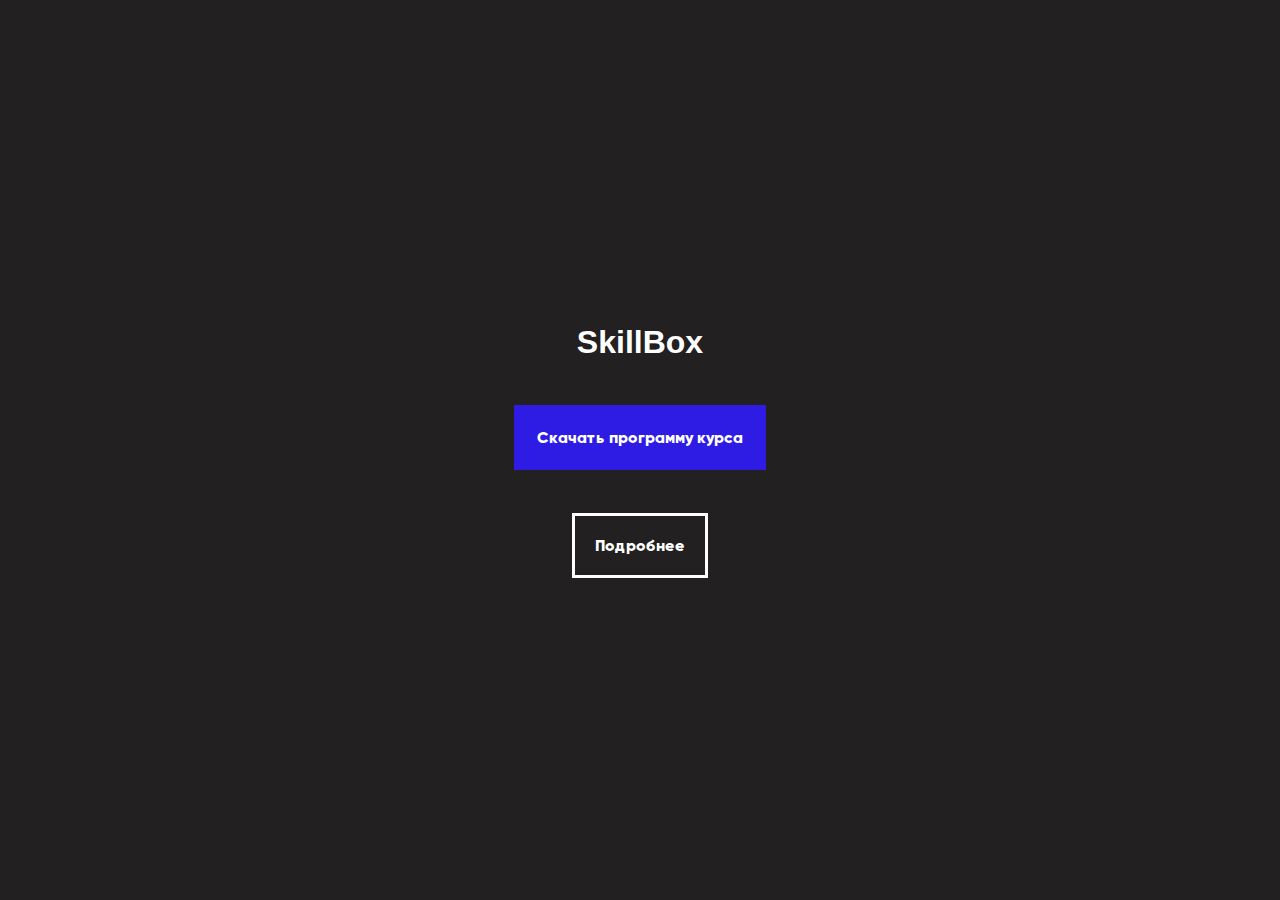
<file: index.html>
<!DOCTYPE html>
<html lang="ru">
  <head>
    <meta charset="utf-8">
    <title>SkillBox</title>
    <link rel="stylesheet" href="/css/style.css">
  </head>
  <body>
    <div class="main-content">
      <h1><a href="#" class="logo">SkillBox</a></h1>
    <div>
      <h4 ><a href="/skillbox.docx" download class="dowload-programm">Скачать программу курса</a> </h4>
    </div>
    <div>
      <h4 ><a href="/program.html" class="learn-more">Подробнее</a></h4>
    </div>
  </div>
  </body>



</html>
</file>
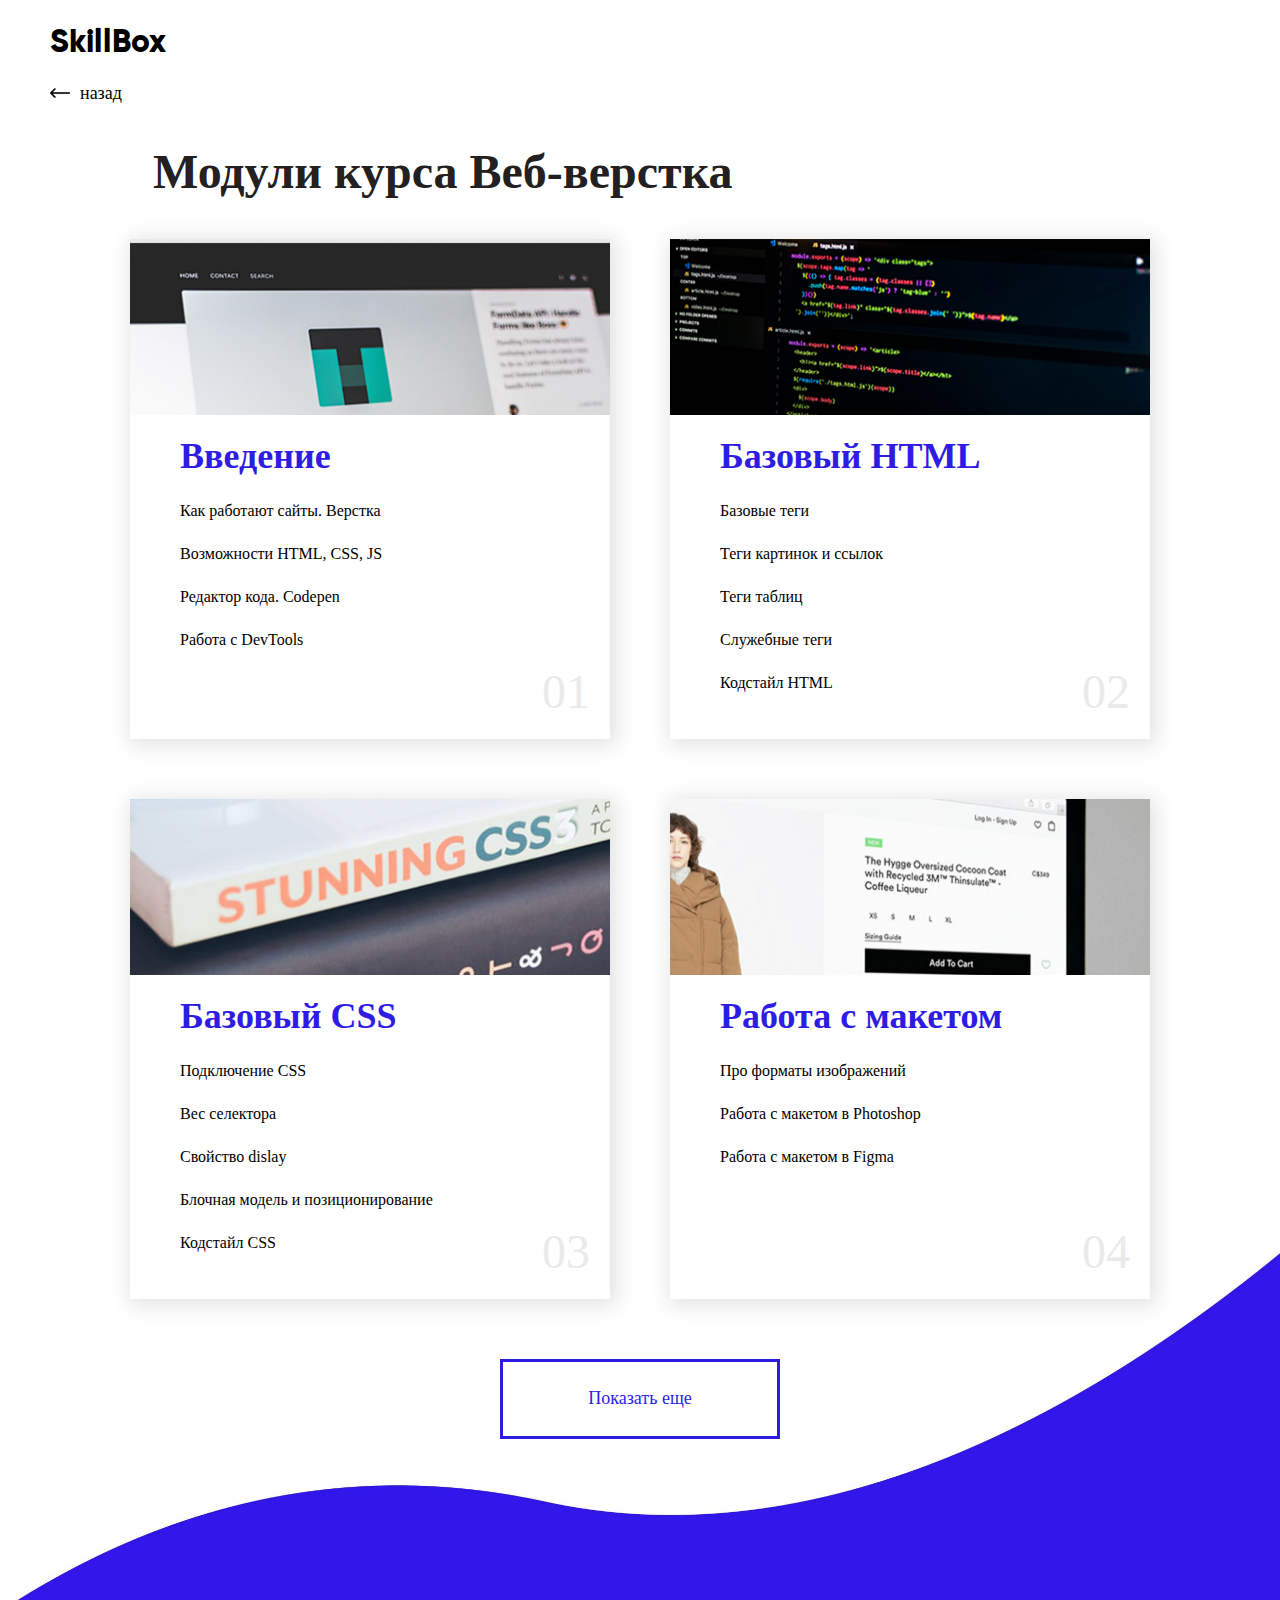
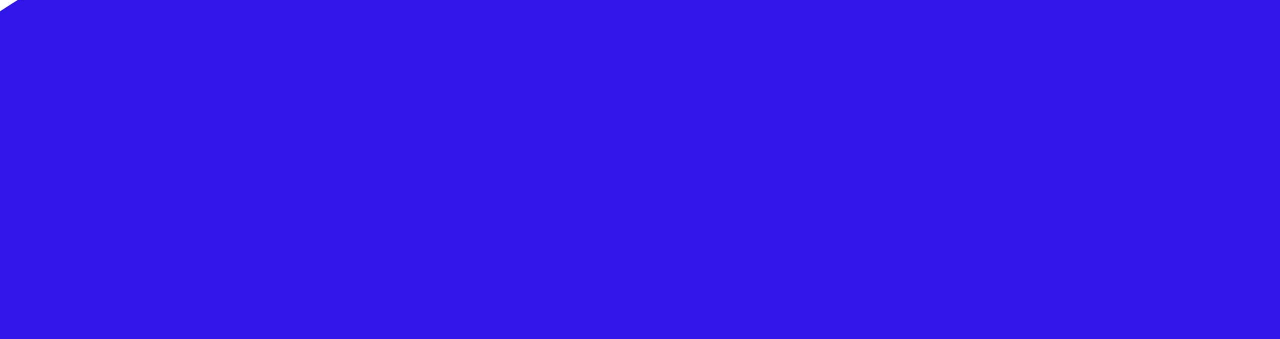
<file: modules.html>
<!DOCTYPE html>
<html lang="ru">
  <head>
    <meta charset="utf-8">
    <title>Модули</title>
    <link rel="stylesheet" href="/css/style.css">
  </head>
  <body class="background-image">
  <div class="container-modules">
      <h1>SkillBox</h1>
      <a href="/program.html" class="return-link">назад</a>
      <div class="modules">
        <h2 class="title-modules">Модули курса Веб-верстка</h2>
          <ul class="list">
            <li class="child">
              <div>
                <img src="/img/img1.png" alt="Пример верстки сайта" class="images-card">
              </div>
              <div class="discription">
                <h3 class="discription-title">Введение</h3>
                <p class="discription-paragraph">Как работают сайты. Верстка</p>
                <p class="discription-paragraph">Возможности HTML, CSS, JS</p>
                <p class="discription-paragraph">Редактор кода. Codepen</p>
                <p class="discription-paragraph">Работа с DevTools</p>
              </div>
              <div class="number">01</div>
            </li>
            <li class="right child">
              <div>
                <img src="/img/img2.png" alt="Пример код написания кода" class="images-card">
              </div>
              <div class="discription">
                <h3 class="discription-title">Базовый HTML</h3>
                <p class="discription-paragraph">Базовые теги</p>
                <p class="discription-paragraph">Теги картинок и ссылок</p>
                <p class="discription-paragraph">Теги таблиц</p>
                <p class="discription-paragraph">Служебные теги</p>
                <p class="discription-paragraph">Кодстайл HTML</p>
              </div>
              <div class="number">02</div>
            </li>
            <li class="child">
              <div>
                <img src="/img/img3.png" alt="Корешок учебника Stunning css3" class="images-card">
              </div>
              <div class="discription">
                <h3 class="discription-title">Базовый CSS</h3>
                <p class="discription-paragraph">Подключение CSS</p>
                <p class="discription-paragraph">Вес селектора</p>
                <p class="discription-paragraph">Свойство dislay</p>
                <p class="discription-paragraph">Блочная модель и позиционирование</p>
                <p class="discription-paragraph">Кодстайл CSS</p>
              </div>
              <div class="number">03</div>
            </li>
            <li class="right child">
              <div>
                <img src="/img/img4.png" alt="Страница интернет магазина" class="images-card">
              </div>
              <div class="discription">
                <h3 class="discription-title">Работа с макетом</h3>
                <p class="discription-paragraph">Про форматы изображений</p>
                <p class="discription-paragraph">Работа с макетом в Photoshop</p>
                <p class="discription-paragraph">Работа с макетом в Figma</p>
              </div>
              <div class="number">04</div>
            </li>
          </ul>

          <div class="btn-center">
            <button class="btn-style">Показать еще</button>
          </div>
      </div>
  </div>
</body>
</html>
</file>
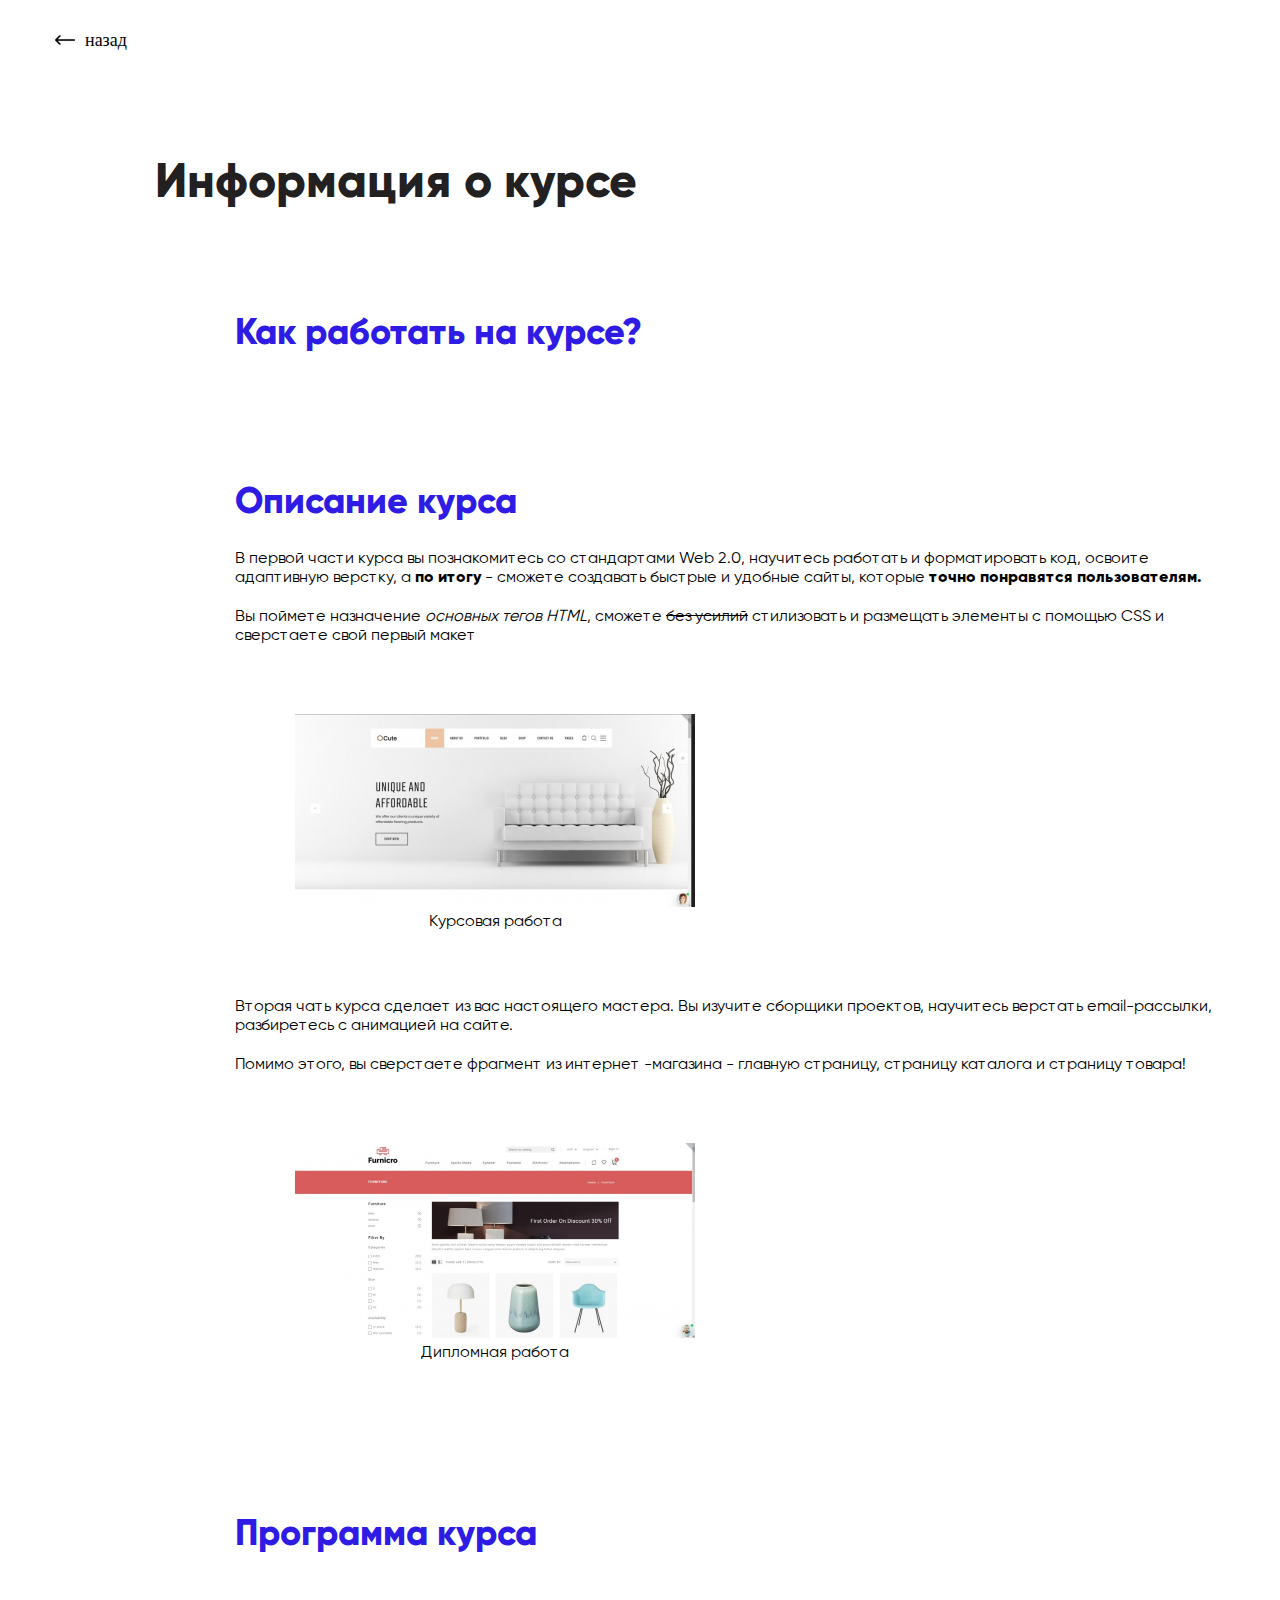
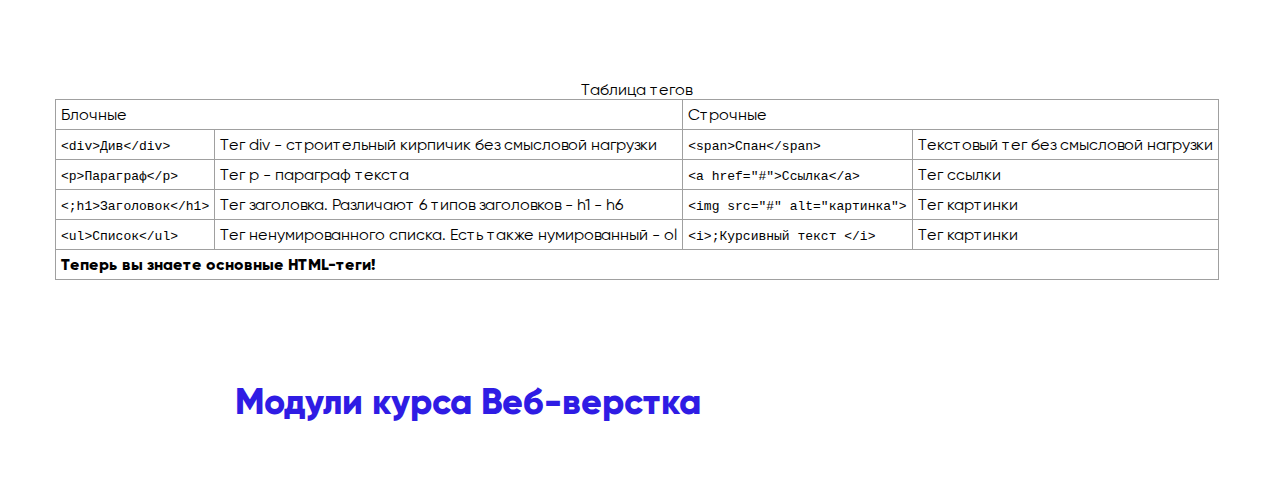
<file: program.html>
<!DOCTYPE html>
<html lang="ru">
    <head>
       <meta charset="utf-8">
       <title>Программа курса</title>
       <link rel="stylesheet" href="/css/style.css">
    </head>

      <body>
        <div class="container">
        <a href="/index.html" class="return-link">назад</a>
        <h1 class="main-title">
          Информация о курсе
        </h1>
        <h2 class="title">Как работать на курсе?</h2>
        <ol class="list">
          <li><a href="#teg">Изучить теги</a></li>
          <li>Попрактиковаться</li>
          <li>Выполнить домашнее задание</li>
        </ol>
        <h2 class="title">Описание курса</h2>
        <p class="text-paragraph">В первой части курса вы познакомитесь со стандартами Web 2.0, научитесь работать и форматировать код, освоите адаптивную верстку, а <strong>по итогу</strong> - сможете создавать быстрые и удобные сайты, которые <b>точно понравятся пользователям.</b> </p>
        <p class="text-paragraph">Вы поймете назначение <em>основных тегов HTML</em>, сможете <s>без усилий</s> стилизовать и размещать элементы с помощью CSS и сверстаете свой первый макет</p>
        <figure class="images">
          <img src="/img/site1.jpeg" alt="Курсовая работа">
          <figcaption>Курсовая работа</figcaption>
        </figure>
        <p class="text-paragraph">Вторая чать курса сделает из вас настоящего мастера. Вы изучите сборщики проектов, научитесь верстать email-рассылки, разбиретесь с анимацией на сайте.</p>
        <p class="text-paragraph">Помимо этого, вы сверстаете фрагмент из интернет -магазина - главную страницу, страницу каталога и страницу товара!</p>
        <figure class="images">
          <img src="/img/site2.jpeg" alt="Дипломная работа">
          <figcaption>Дипломная работа</figcaption>
        </figure>
        <h2 class="title">Программа курса</h2>
        <ul class="list">
          <li>Основы вёрстки</li>
          <li>HTML</li>
          <li>Формы и медиаэлементы</li>
          <li>Доступность</li>
          <li>Работа с макетом</li>
          <li>CSS</li>
          <li>Практика. Flexbox</li>
          <li>Адаптивность и кроссбраузерность</li>
          <li>JavaScript для верстальщика</li>
          <li>Бонус. Практикум</li>
          <li>Работа с хостингом</li>
          <li>Курсовая. Мини-проект в портфолио</li>
        </ul>
        <table class="table-teg" id="teg" >
          <caption>Таблица тегов</caption>
          <thead>
            <tr>
              <td colspan="2">Блочные</td>
              <td colspan="2">Строчные</td>
            </tr>
          </thead>
          <tbody>
            <tr>
              <td><code>&#60;div&#62;Див&#60;/div&#62; </code></td>
              <td>Тег div - строительный кирпичик без смысловой нагрузки </td>
              <td><code>&#60;span&#62;Спан&#60;/span&#62; </code></td>
              <td>Текстовый тег без смысловой нагрузки</td>
            </tr>
            <tr>
              <td><code>&#60;p&#62;Параграф&#60;/p&#62; </code></td>
              <td>Тег p - параграф текста </td>
              <td><code>&#60;a href="#"&#62;Ссылка&#60;/a&#62; </code></td>
              <td>Тег ссылки</td>
            </tr>
            <tr>
              <td><code>&#60;;h1&#62;Заголовок&#60;/h1&#62; </code></td>
              <td>Тег заголовка. Различают 6 типов заголовков - h1 - h6 </td>
              <td><code>&#60;img src="#" alt="картинка"&#62; </code></td>
              <td>Тег картинки</td>
            </tr>
            <tr>
              <td><code>&#60;ul&#62;Список&#60;/ul&#62; </code></td>
              <td>Тег ненумированного списка. Есть также нумированный - ol </td>
              <td><code>&#60;i&#62;;Курсивный текст &#60;/i&#62;</code></td>
              <td>Тег картинки</td>
            </tr>
          </tbody>
          <tfoot>
            <tr>
              <td colspan="4"><strong>Теперь вы знаете основные HTML-теги!</strong></td>
            </tr>
          </tfoot>
        </table>
          <h2 class="title"><a href="/modules.html" >Модули курса Веб-верстка</a></h2>
      </div>
    </body>

</html>
</file>
<file: css/style.css>
@font-face {
  font-family: 'Graphik LCG';
  src: url('../fonts/GraphikLCG-Medium.woff2') format('woff2'),
    url('../fonts/GraphikLCG-Medium.woff') format('woff');
  font-display: swap;
  font-weight: 500;
  font-style: normal;
}

@font-face {
  font-family: 'Gilroy';
  src: url('../fonts/Gilroy-Regular.woff2') format('woff2'),
    url('../fonts/Gilroy-Regular.woff') format('woff');
  font-display: swap;
  font-weight: normal;
  font-style: normal;
}

@font-face {
  font-family: 'Gilroy';
  src: url('../fonts/Gilroy-ExtraBold.woff2') format('woff2'),
    url('../fonts/Gilroy-ExtraBold.woff') format('woff');
  font-display: swap;
  font-weight: 800;
  font-style: normal;
}

@font-face {
  font-family: 'Gilroy';
  src: url('../fonts/Gilroy-Medium.woff2') format('woff2'),
    url('../fonts/Gilroy-Medium.woff') format('woff');
  font-display: swap;
  font-weight: 500;
  font-style: normal;
}

* {
  box-sizing: border-box;
}

body {
  margin: 0;
  font-family: 'Gilroy', sans-serif;
}

a {
  color: inherit;
  text-decoration: none;
}

.main-content {
  background-color: #222020;
    height: 100vh;
    display: flex;
    flex-direction: column;
    justify-content: center;
    align-items: center;
}

.logo {
    /* Блочная модель */
  margin-bottom: 30px;

  /* Типографика */
  color: white;
  font-family: 'GraphikLCG-Medium', sans-serif;
}

.dowload-programm {
  /* Блочная модель */
  padding: 20px;
  color: white;
  background-color: #2f1ce4;
  border: 3px solid #2f1ce4;
  display: inline-block;
}

.learn-more {
  /* Блочная модель */
  padding: 20px;
  display: inline-block;
  border: 3px solid white;

  /* Типографика */
  color: white;
}

.container {
  width: 1170px;
  margin: 0 auto;
  padding-top: 30px;
  padding-bottom: 30px;
}

.return-link {
  padding-left: 30px;
  background-image: url("/img/return.png");
  background-position: left center;
  background-size: 20px 20px;
  background-repeat: no-repeat;
  font-size: 18px;
  font-family: 'Girloy Medium';
}

.main-title {
  margin-top: 100px;
  padding-left: 100px;
  font-size: 48px;
  color: #222020;
}

h2.title {
  padding-left: 180px;
  font-size: 36px;
  color: #2f1ce4;
  margin-top: 100px;
  margin-bottom: 25px;
}

.list {
  padding-left: 200px;
  font-size: 18px;
}

.text-paragraph {
  padding-left: 180px;
  margin-bottom: 20px;
}

.table-teg{
  margin-top: 100px;



}
table {
  border-collapse: collapse;
  border: 1px solid #a0a0a0;
}
th,td {
  padding: 5px;
  border: 1px solid #a0a0a0;
}

.images {
  padding-left: 200px;
  display: inline-block;
  text-align: center;
  margin-top: 50px;
  margin-bottom: 50px;
}

img{
  width:100%;
  max-width:400px;
}


.container-modules {
  max-width: 1180px;
  margin: 0 auto;
}

.modules {
  padding-left: 80px;
  padding-right: 80px;
  margin: 0 auto;
}

.title-modules {
  font-size: 48px;
  font-family: 'Girloy ExtraBold';
  padding-left: 23px;
  color: #222020;
}

.list {
  padding: 0;
  margin: 0;
  list-style: none;
  font-size: 0;
}

.child {
  display: inline-block;
  width: 480px;
  height: 500px;
  max-height: 800px;
  min-height: 300px;
  box-shadow: 3px 3px 20px 3px #e1e1e1;
  margin-right: 60px;
  margin-bottom: 60px;
  vertical-align: middle;
  position: relative;
}

.number {
  position: absolute;
  right: 20px;
  bottom: 20px;
  font-size: 48px;
  color: #eaeaea;
  font-family: 'Girloy Medium';
}


.right {
  margin-right: 0;
}

.btn-center {
  text-align: center;
}

.images-card {
  display: inline-block;
  max-width: 480px;
  max-height: 176px;
}

.discription {
  position: relative;
  padding-left: 50px;
  padding-top: 20px;
  font-size: 16px;
  color: #000000;
  font-family: 'Girloy Regular';
}

.discription-title {
  color: #2f1ce4;
  font-size: 36px;
  margin: 0;
  font-family: 'Girloy ExtraBold';
}

p.discription-paragraph {
  margin-top: 25px;
  margin-bottom: 0px;
}

.btn-style {
  /* Блочная модель */
  padding: 20px;
  display: inline-block;
  border: 3px solid #2f1ce4;
  width: 280px;
  height: 80px;

  /* Типографика */
  color: #2f1ce4;
  background-color: white;
  font-size: 18px;
  font-family: 'Girloy Regular';
}

.background-image {
  background-image: url("/img/img-body2.jpg");
  background-repeat: no-repeat;
  background-position: bottom;
  padding-bottom: 500px;
  background-size: 1920px 1020px;
}
</file>
